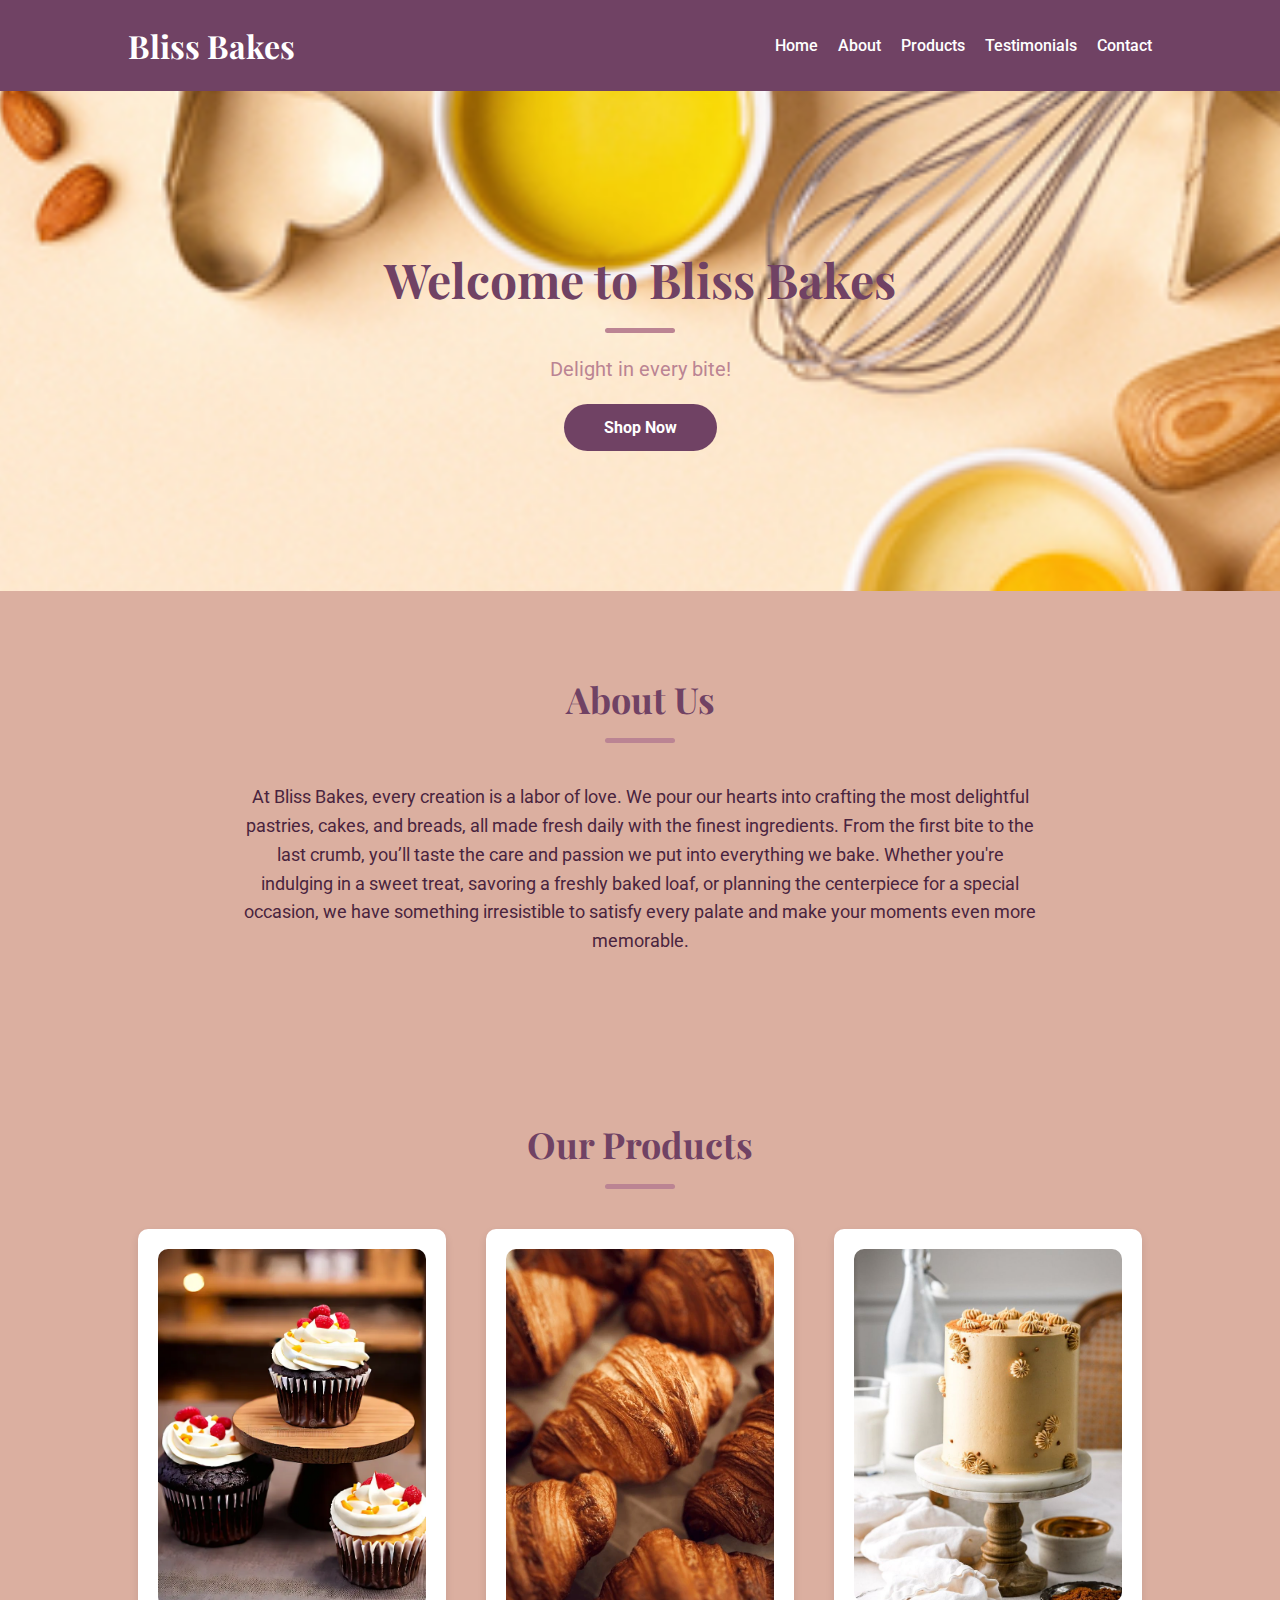
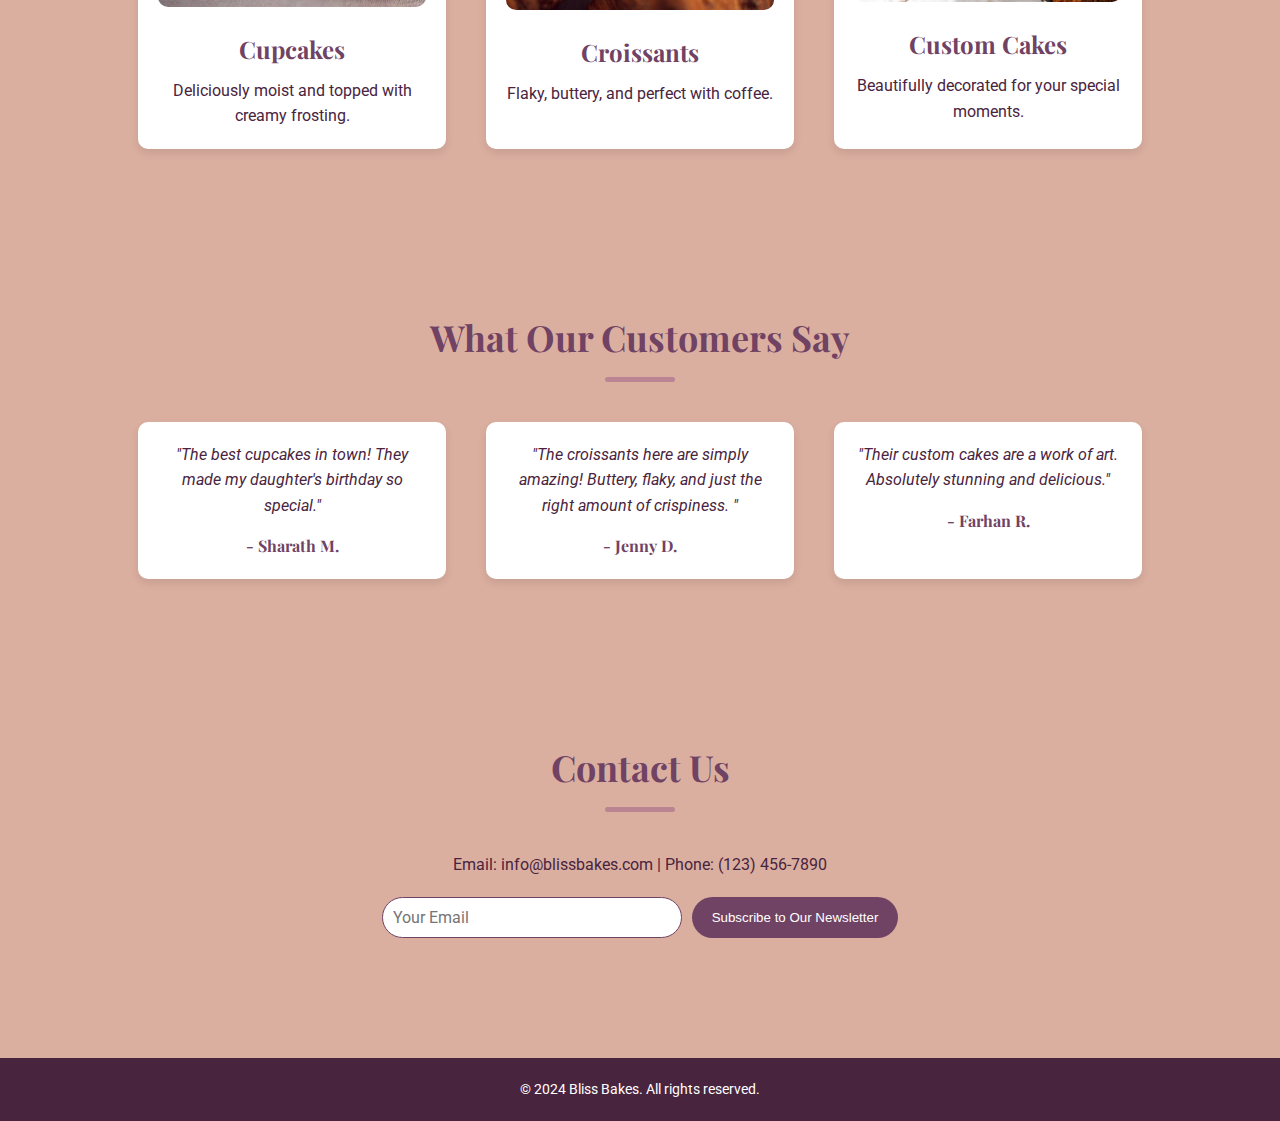
<file: Task1/index.html>
<!DOCTYPE html>
<html lang="en">
<head>
    <meta charset="UTF-8">
    <meta name="viewport" content="width=device-width, initial-scale=1.0">
    <title>Bliss Bakes</title>
    <link rel="stylesheet" href="styles.css">
</head>
<body>
    <header>
        <div class="container">
            <h1>Bliss Bakes</h1>
            <nav>
                <ul>
                    <li><a href="#home">Home</a></li>
                    <li><a href="#about">About</a></li>
                    <li><a href="#products">Products</a></li>
                    <li><a href="#testimonials">Testimonials</a></li>
                    <li><a href="#contact">Contact</a></li>
                </ul>
            </nav>
        </div>
    </header>

    <section id="home" class="hero">
        <div class="container">
            <h2>Welcome to Bliss Bakes</h2>
            <p>Delight in every bite!</p>
            <a href="#products" class="btn">Shop Now</a>
        </div>
    </section>

    <section id="about" class="about">
        <div class="container">
            <h2>About Us</h2>
            <p>At Bliss Bakes, every creation is a labor of love. We pour our hearts into crafting the most delightful pastries, cakes, and breads, all made fresh daily with the finest ingredients. From the first bite to the last crumb, you’ll taste the care and passion we put into everything we bake. Whether you're indulging in a sweet treat, savoring a freshly baked loaf, or planning the centerpiece for a special occasion, we have something irresistible to satisfy every palate and make your moments even more memorable.</p>
        </div>
    </section>

    <section id="products" class="products">
        <div class="container">
            <h2>Our Products</h2>
            <div class="product-list">
                <div class="product-item">
                    <img src="cupcake2.png" alt="Cupcake">
                    <h3>Cupcakes</h3>
                    <p>Deliciously moist and topped with creamy frosting.</p>
                </div>
                <div class="product-item">
                    <img src="cross2.png" alt="Croissant">
                    <h3>Croissants</h3>
                    <p>Flaky, buttery, and perfect with coffee.</p>
                </div>
                <div class="product-item">
                    <img src="cake41.png" alt="Cake">
                    <h3>Custom Cakes</h3>
                    <p>Beautifully decorated for your special moments.</p>
                </div>
            </div>
        </div>
    </section>

    <section id="testimonials" class="testimonials">
        <div class="container">
            <h2>What Our Customers Say</h2>
            <div class="testimonial-list">
                <div class="testimonial-item">
                    <p>"The best cupcakes in town! They made my daughter's birthday so special."</p>
                    <h4>- Sharath M.</h4>
                </div>
                <div class="testimonial-item">
                    <p>"The croissants here are simply amazing! Buttery, flaky, and just the right amount of crispiness.    "</p>
                    <h4>- Jenny D.</h4>
                </div>
                <div class="testimonial-item">
                    <p>"Their custom cakes are a work of art. Absolutely stunning and delicious."</p>
                    <h4>- Farhan R.</h4>
                </div>
            </div>
        </div>
    </section>

    <section id="contact" class="contact">
        <div class="container">
            <h2>Contact Us</h2>
            <center>
                <p>Email: info@blissbakes.com | Phone: (123) 456-7890</p>
            </center>
            
            <form>
                <input type="email" placeholder="Your Email">
                <button type="submit">Subscribe to Our Newsletter</button>
            </form>
        </div>
    </section>

    <footer>
        <div class="container">
            <p>&copy; 2024 Bliss Bakes. All rights reserved.</p>
        </div>
    </footer>
</body>
</html>
</file>
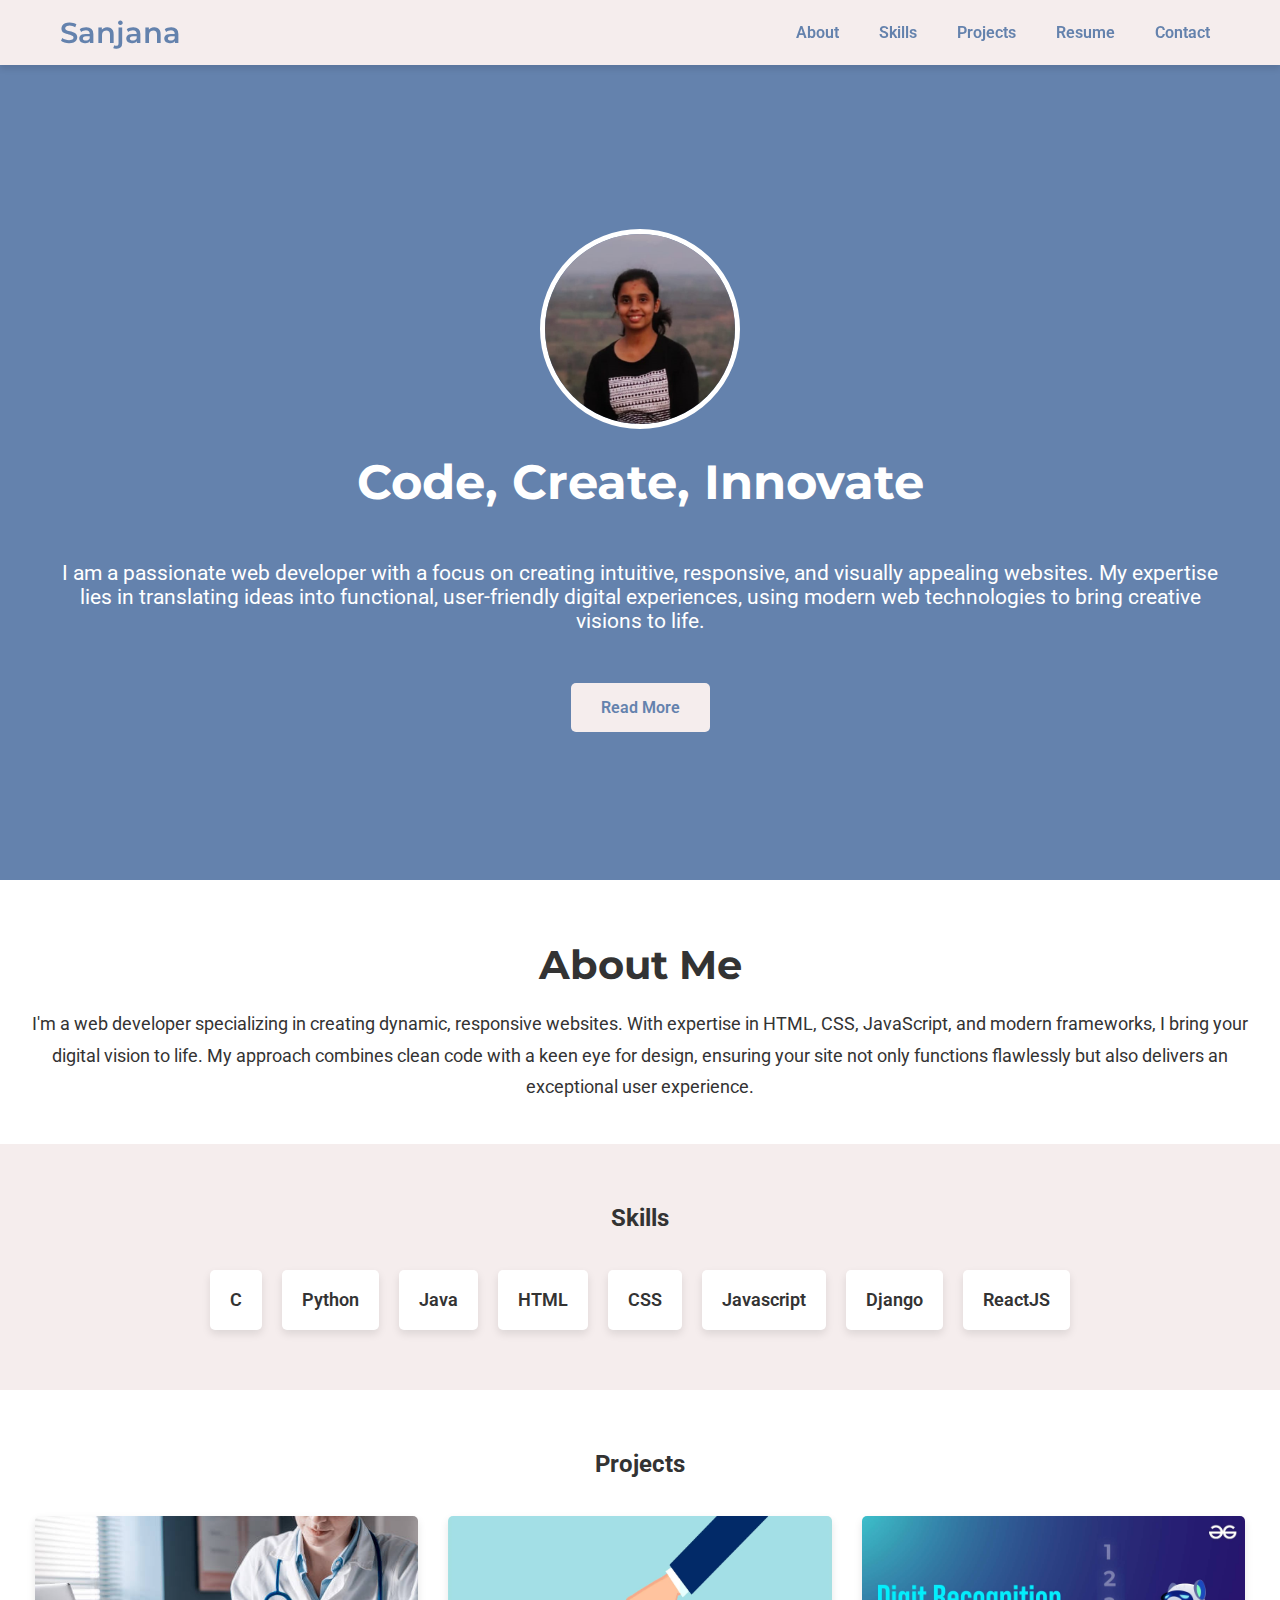
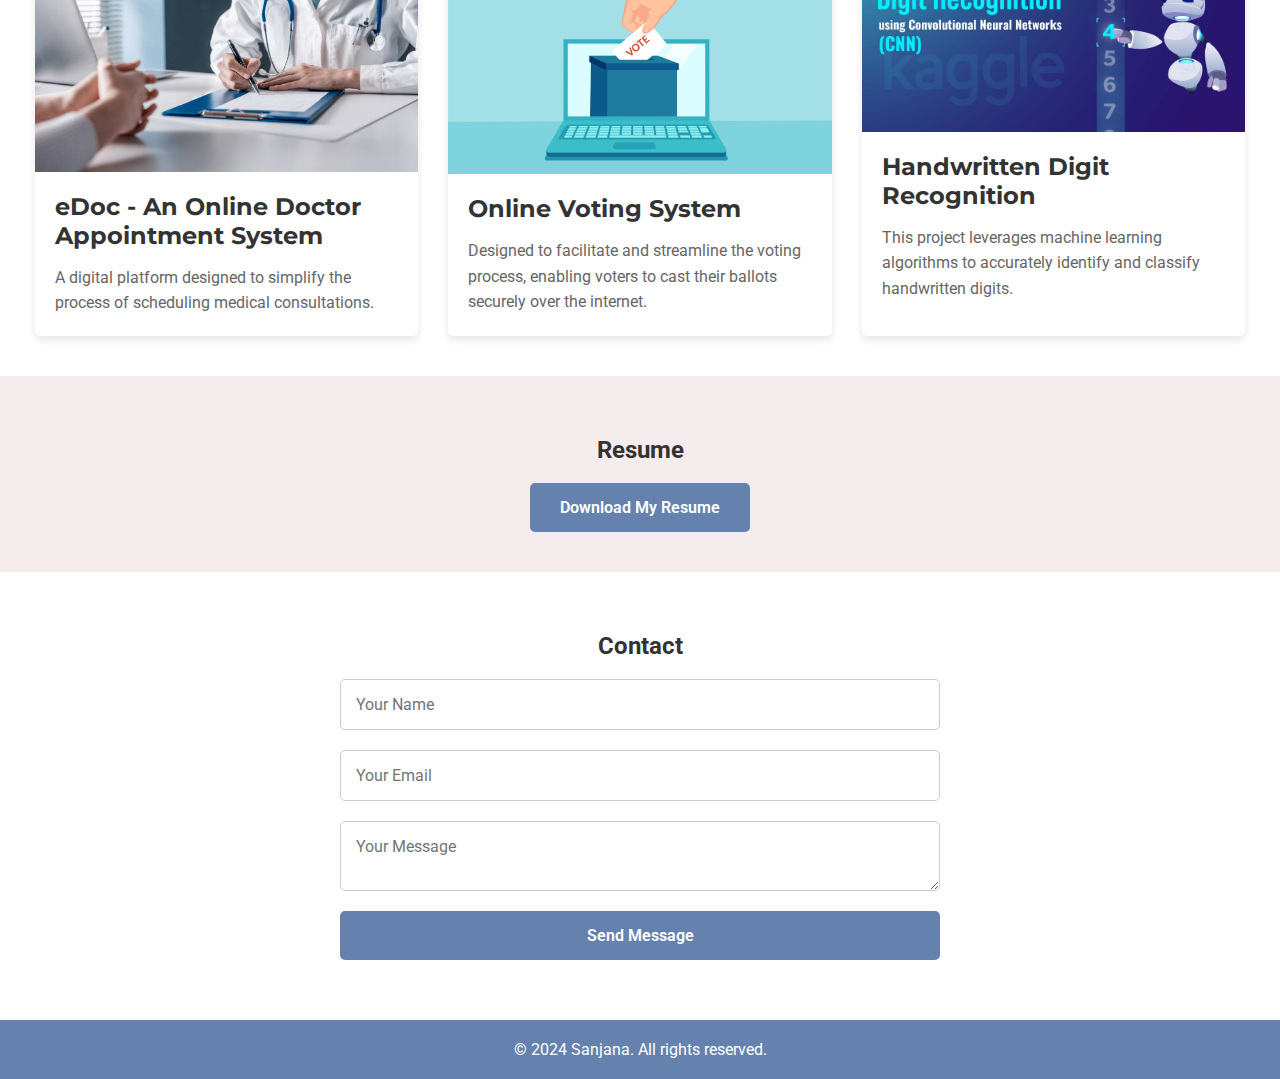
<file: Task2/index.html>
<!DOCTYPE html>
<html lang="en">
<head>
    <meta charset="UTF-8">
    <meta name="viewport" content="width=device-width, initial-scale=1.0">
    <title>Professional Portfolio</title>
    <link rel="stylesheet" href="styles.css">
    <link href="https://fonts.googleapis.com/css2?family=Roboto:wght@300;400;600&family=Montserrat:wght@400;600&display=swap" rel="stylesheet">
</head>
<body>
    <header class="header">
        <nav class="navbar">
            <div class="container">
                <h1 class="logo">Sanjana</h1>
                <ul class="nav-links">
                    <li><a href="#about">About</a></li>
                    <li><a href="#skills">Skills</a></li>
                    <li><a href="#projects">Projects</a></li>
                    <li><a href="#resume">Resume</a></li>
                    <li><a href="#contact">Contact</a></li>
                </ul>
            </div>
        </nav>
        <div class="header-content">
            <div class="header-photo">
                <img src="photo2.jpg" alt="Your Name">
            </div>
            <div class="header-text">
                <h2>Code, Create, Innovate</h2>
                <p>I am a passionate web developer with a focus on creating intuitive, responsive, and visually appealing websites. My expertise lies in translating ideas into functional, user-friendly digital experiences, using modern web technologies to bring creative visions to life.</p>
                <a href="#about" class="header-btn">Read More</a>
            </div>
        </div>
    </header>

    <section id="about" class="about section">
        <div class="container">
            <div class="about-text">
                <h2>About Me</h2>
                <p>I'm a web developer specializing in creating dynamic, responsive websites. With expertise in HTML, CSS, JavaScript, and modern frameworks, I bring your digital vision to life. My approach combines clean code with a keen eye for design, ensuring your site not only functions flawlessly but also delivers an exceptional user experience.</p>
            </div>
        </div>
    </section>


    <section id="skills" class="skills section">
        <div class="container">
            <center><h2>Skills</h2></center><br><br>
            <div class="skills-list">
                <div class="skill-item">C</div>
                <div class="skill-item">Python</div>
                <div class="skill-item">Java</div>
                <div class="skill-item">HTML</div>
                <div class="skill-item">CSS</div>
                <div class="skill-item">Javascript</div>
                <div class="skill-item">Django</div>
                <div class="skill-item">ReactJS</div>
            </div>
        </div>
    </section>

    <section id="projects" class="projects section">
        <div class="container">
            <center><h2>Projects</h2></center> <br><br>
            <div class="projects-list">
                <div class="project-item">
                    <img src="edoc.png " alt="Project 1">
                    <div class="project-info">
                        <h3>eDoc - An Online Doctor Appointment System</h3>
                        <p>A digital platform designed to simplify the process of scheduling medical consultations.
                        </p>
                    </div>
                </div>
                <div class="project-item">
                    <img src="vote.png" alt="Project 2">
                    <div class="project-info">
                        <h3>Online Voting System</h3>
                        <p>Designed to facilitate and streamline the voting process, enabling voters to cast their ballots securely over the internet.
                        </p>
                    </div>
                </div>
                <div class="project-item">
                    <img src="digit.png" alt="Project 3">
                    <div class="project-info">
                        <h3>Handwritten Digit Recognition</h3>
                        <p>This project leverages machine learning algorithms to accurately identify and classify handwritten digits.
                        </p>
                    </div>
                </div>
            </div>
        </div>
    </section>

    <section id="resume" class="resume section">
        <div class="container">
            <center><h2>Resume</h2></center><br>
            <a href="Sanjana_Resume.pdf" class="button" download>Download My Resume</a>
        </div>
    </section>

    <section id="contact" class="contact section">
        <div class="container">
            <center><h2>Contact</h2></center><br>
            <form class="contact-form">
                <input type="text" name="name" placeholder="Your Name" required>
                <input type="email" name="email" placeholder="Your Email" required>
                <textarea name="message" placeholder="Your Message" required></textarea>
                <button type="submit" class="button">Send Message</button>
            </form>
        </div>
    </section>

    <footer class="footer">
        <div class="container">
            <p>&copy; 2024 Sanjana. All rights reserved.</p>
        </div>
    </footer>
</body>
</html>
</file>
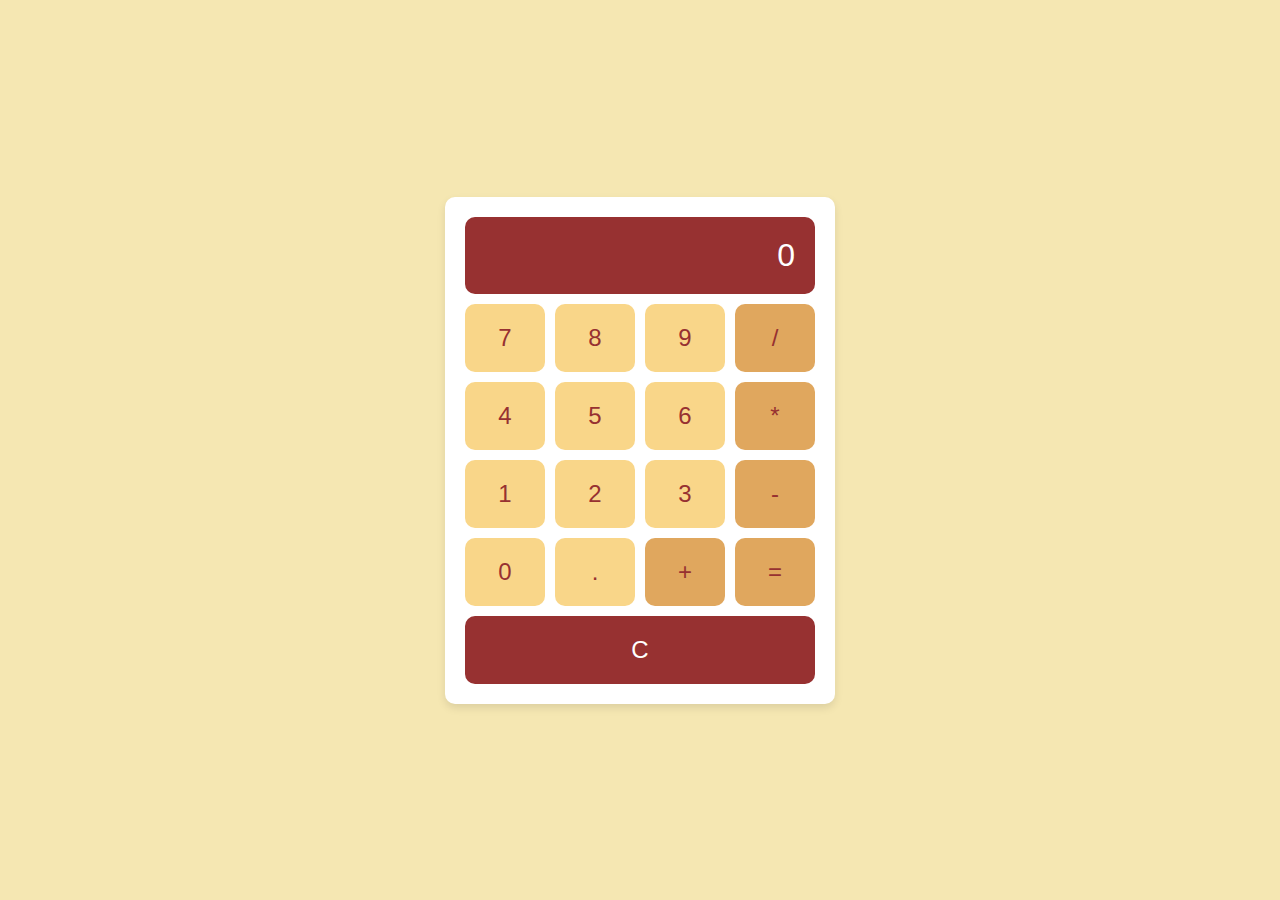
<file: Task3/index.html>
<!DOCTYPE html>
<html lang="en">
<head>
    <meta charset="UTF-8">
    <meta name="viewport" content="width=device-width, initial-scale=1.0">
    <title>Simple Calculator</title>
    <link rel="stylesheet" href="styles.css">
</head>
<body>
    <div class="calculator">
        <div id="display">0</div>
        <div class="buttons">
            <button class="btn" data-value="7">7</button>
            <button class="btn" data-value="8">8</button>
            <button class="btn" data-value="9">9</button>
            <button class="btn operator" data-value="/">/</button>

            <button class="btn" data-value="4">4</button>
            <button class="btn" data-value="5">5</button>
            <button class="btn" data-value="6">6</button>
            <button class="btn operator" data-value="*">*</button>

            <button class="btn" data-value="1">1</button>
            <button class="btn" data-value="2">2</button>
            <button class="btn" data-value="3">3</button>
            <button class="btn operator" data-value="-">-</button>

            <button class="btn" data-value="0">0</button>
            <button class="btn" data-value=".">.</button>
            <button class="btn operator" data-value="+">+</button>
            <button class="btn operator" id="equal" data-value="=">=</button>

            <button class="btn" id="clear" data-value="C">C</button>
        </div>
    </div>
    <script src="script.js"></script>
</body>
</html>
</file>
<file: Task1/styles.css>
@import url('https://fonts.googleapis.com/css2?family=Playfair+Display:wght@400;700&family=Roboto:wght@400;500&display=swap');

* {
    margin: 0;
    padding: 0;
    box-sizing: border-box;
}

body {
    font-family: 'Roboto', sans-serif;
    color: #49243E; /* Dark Burgundy */
    line-height: 1.6;
    background-color: #DBAFA0; /* Warm Beige */
}

header {
    background-color: #704264; /* Muted Purple */
    color: #fff;
    padding: 20px 0;
    box-shadow: 0 2px 5px rgba(0, 0, 0, 0.1);
}

header .container {
    display: flex;
    justify-content: space-between;
    align-items: center;
}

header h1 {
    font-size: 32px;
    font-family: 'Playfair Display', serif;
    font-weight: 700;
}

header nav ul {
    list-style: none;
    display: flex;
    gap: 20px;
}

header nav ul li a {
    color: #fff;
    text-decoration: none;
    font-weight: 500;
    transition: color 0.3s ease;
}

header nav ul li a:hover {
    color: #BB8493; /* Soft Rose */
}

.hero {
    background: url('baker2.png') no-repeat center center/cover;
    color: #fff;
    padding: 150px 0;
    text-align: center;
    background-attachment: fixed;
}

.hero h2 {
    font-size: 48px;
    font-family: 'Playfair Display', serif;
    margin-bottom: 20px;
    color: #704264; /* Soft Rose */
}

.hero p {
    font-size: 20px;
    font-family: 'Roboto', sans-serif;
    margin-bottom: 30px;
    color: #BB8493;
}

.hero .btn {
    padding: 14px 40px;
    background-color: #704264; /* Muted Purple */
    color: #fff;
    font-weight: bold;
    text-decoration: none;
    border-radius: 50px;
    transition: background-color 0.3s ease;
}

.hero .btn:hover {
    background-color: #BB8493; /* Soft Rose */
}

section {
    padding: 80px 0;
}

section h2 {
    text-align: center;
    margin-bottom: 40px;
    font-size: 36px;
    font-family: 'Playfair Display', serif;
    color: #704264; /* Muted Purple */
    position: relative;
}

section h2::after {
    content: '';
    width: 70px;
    height: 5px;
    background-color: #BB8493; /* Soft Rose */
    display: block;
    margin: 10px auto 0;
    border-radius: 5px;
}

.about p {
    text-align: center;
    max-width: 800px;
    margin: 0 auto;
    font-size: 18px;
    font-family: 'Roboto', sans-serif;
    color: #49243E; /* Dark Burgundy */
}

.product-list {
    display: flex;
    justify-content: space-around;
    flex-wrap: wrap;
    gap: 20px;
}

.product-item {
    background-color: #fff;
    padding: 20px;
    text-align: center;
    border-radius: 10px;
    box-shadow: 0 4px 8px rgba(0, 0, 0, 0.1);
    transition: transform 0.3s ease, box-shadow 0.3s ease;
    width: 30%;
}

.product-item img {
    max-width: 100%;
    border-radius: 10px;
    margin-bottom: 15px;
}

.product-item h3 {
    font-size: 24px;
    margin-bottom: 10px;
    font-family: 'Playfair Display', serif;
    color: #704264; /* Muted Purple */
}

.product-item p {
    font-size: 16px;
    font-family: 'Roboto', sans-serif;
    color: #49243E; /* Dark Burgundy */
}

.product-item:hover {
    transform: translateY(-10px);
    box-shadow: 0 8px 16px rgba(0, 0, 0, 0.2);
}

.testimonial-list {
    display: flex;
    justify-content: space-around;
    flex-wrap: wrap;
    gap: 20px;
}

.testimonial-item {
    background-color: #fff;
    padding: 20px;
    text-align: center;
    border-radius: 10px;
    box-shadow: 0 4px 8px rgba(0, 0, 0, 0.1);
    transition: transform 0.3s ease, box-shadow 0.3s ease;
    width: 30%;
}

.testimonial-item p {
    font-style: italic;
    font-family: 'Roboto', sans-serif;
    color: #49243E; /* Dark Burgundy */
}

.testimonial-item h4 {
    margin-top: 15px;
    font-family: 'Playfair Display', serif;
    color: #704264; /* Muted Purple */
}

.testimonial-item:hover {
    transform: translateY(-10px);
    box-shadow: 0 8px 16px rgba(0, 0, 0, 0.2);
}

.contact form {
    display: flex;
    justify-content: center;
    gap: 10px;
    margin-top: 20px;
}

.contact form input[type="email"] {
    padding: 10px;
    font-size: 16px;
    font-family: 'Roboto', sans-serif;
    border-radius: 50px;
    border: 1px solid #704264; /* Muted Purple */
    width: 300px;
}

.contact form button {
    padding: 10px 20px;
    background-color: #704264; /* Muted Purple */
    color: #fff;
    border: none;
    border-radius: 50px;
    cursor: pointer;
    transition: background-color 0.3s ease;
}

.contact form button:hover {
    background-color: #BB8493; /* Soft Rose */
}

footer {
    background-color: #49243E; /* Dark Burgundy */
    color: #fff;
    text-align: center;
    padding: 20px 0;
    margin-top: 40px;
}

footer p {
    margin: 0;
    font-size: 14px;
}

.container {
    width: 80%;
    max-width: 1200px;
    margin: 0 auto;
}
</file>
<file: Task3/styles.css>
body {
    display: flex;
    justify-content: center;
    align-items: center;
    height: 100vh;
    background-color: #F5E7B2; /* Light Beige */
    font-family: Arial, sans-serif;
    margin: 0;
}

.calculator {
    background-color: #ffffff; /* White */
    padding: 20px;
    border-radius: 10px;
    box-shadow: 0 4px 8px rgba(0, 0, 0, 0.1);
    width: 350px;
}

#display {
    background-color: #973131; /* Dark Red */
    color: #ffffff; /* White */
    font-size: 2rem;
    text-align: right;
    padding: 20px;
    border-radius: 10px;
    margin-bottom: 10px;
}

.buttons {
    display: grid;
    grid-template-columns: repeat(4, 1fr);
    gap: 10px;
}

.btn {
    padding: 20px;
    font-size: 1.5rem;
    border-radius: 10px;
    border: none;
    background-color: #F9D689; /* Soft Yellow */
    color: #973131; /* Dark Red */
    cursor: pointer;
    transition: background-color 0.3s;
}

.btn:active {
    background-color: #F5E7B2; /* Light Beige */
}

.operator {
    background-color: #E0A75E; /* Warm Tan */
    color: #973131; /* Dark Red */
}

#clear {
    grid-column: span 4;
    background-color: #973131; /* Deep Red */
    color: #ffffff; /* White */
}

#equal {
    background-color: #E0A75E; /* Warm Tan */
    color: #973131; /* Dark Red */
}
</file>
<file: Task2/styles.css>
/* General Reset */
* {
    margin: 0;
    padding: 0;
    box-sizing: border-box;
}

body {
    font-family: 'Roboto', sans-serif;
    color: #333;
    background-color: #f4f4f4;
}

/* Navbar Styles */
.navbar {
    background: #F5EDED;
    padding: 15px 0;
    box-shadow: 0 4px 6px rgba(0, 0, 0, 0.1);
    position: fixed;
    top: 0;
    width: 100%;
    z-index: 1000;
}

.navbar .container {
    display: flex;
    justify-content: space-between;
    align-items: center;
    max-width: 1200px;
    margin: 0 auto;
    padding: 0 20px;
}

.logo {
    font-family: 'Montserrat', sans-serif;
    font-size: 1.8rem;
    font-weight: 600;
    color: #6482AD;
}

.nav-links {
    list-style: none;
    display: flex;
    gap: 20px;
}

.nav-links a {
    font-family: 'Roboto', sans-serif;
    color: #6482AD;
    text-decoration: none;
    font-weight: 600;
    padding: 10px;
    transition: color 0.3s;
}

.nav-links a:hover {
    color: #7FA1C3;
}

/* Header Styles */
.header {
    height: 100vh;
    background: #6482AD; /* Dark background color */
    display: flex;
    justify-content: center;
    align-items: center;
    text-align: center;
    padding-top: 80px; /* Adjust padding to account for fixed navbar */
    color: #ffffff;
}

.header-content {
    display: flex;
    flex-direction: column;
    align-items: center;
    text-align: center;
}

.header-photo img {
    width: 200px; /* Increased size */
    height: 200px; /* Increased size */
    border-radius: 50%;
    object-fit: cover;
    border: 5px solid #ffffff;
    margin-bottom: 20px;
}

.header-text h2 {
    font-family: 'Montserrat', sans-serif;
    font-size: 3rem; /* Adjusted size for better prominence */
    margin-bottom: 20px;
}

.header-text p {
    font-family: 'Roboto', sans-serif;
    font-size: 1.3rem; /* Adjusted size */

    margin: 50px;
}

.header-btn {
    display: inline-block;
    background: #F5EDED;
    color: #6482AD;
    padding: 15px 30px;
    border-radius: 5px;
    font-family: 'Roboto', sans-serif;
    font-weight: 600;
    text-decoration: none;
    transition: background 0.3s;
    margin-bottom: 20px;

}

.header-btn:hover {
    background: #7FA1C3;
    color: #F5EDED;
}

/* Section Styles */
.section {
    padding: 60px 20px;
    background: #ffffff;
    margin-top: -20px;
    position: relative;
    z-index: 1;
}

.section:nth-of-type(even) {
    background: #F5EDED;
}

/* About Section Styles */
.about-text {
    text-align: center;
}

.about-text h2 {
    font-family: 'Montserrat', sans-serif;
    font-size: 2.5rem;
    margin-bottom: 20px;
}

.about-text p {
    font-family: 'Roboto', sans-serif;
    font-size: 1.1rem;
    line-height: 1.8;
}

/* Skills Section Styles */
.skills-section h2{
    font-family: 'Montserrat', sans-serif;
    font-size: 2.5rem;
    margin-bottom: 20px;
}
.skills-list {
    font-family: 'Montserrat', sans-serif;

    display: flex;
    flex-wrap: wrap;
    gap: 20px;
    justify-content: center;
    font-size: 2.5rem;
    margin-bottom: 20px;
}

.skill-item {
    background: #ffffff;
    padding: 20px;
    border-radius: 5px;
    box-shadow: 0 4px 8px rgba(0, 0, 0, 0.1);
    font-family: 'Roboto', sans-serif;
    font-size: 1.1rem;
    font-weight: 600;
    text-align: center;
    transition: transform 0.3s;
}

.skill-item:hover {
    transform: translateY(-10px);
}

/* Projects Section Styles */
.projects-list {
    display: flex;
    flex-wrap: wrap;
    gap: 30px;
    justify-content: center;
}

.project-item {
    background: #ffffff;
    border-radius: 5px;
    box-shadow: 0 4px 8px rgba(0, 0, 0, 0.1);
    overflow: hidden;
    transition: transform 0.3s;
    width: calc(33.333% - 30px);
    min-width: 300px;
}

.project-item img {
    width: 100%;
    display: block;
}

.project-info {
    padding: 20px;
}

.project-info h3 {
    font-family: 'Montserrat', sans-serif;
    font-size: 1.5rem;
    margin-bottom: 15px;
}

.project-info p {
    font-family: 'Roboto', sans-serif;
    font-size: 1rem;
    line-height: 1.6;
    color: #666;
}

.project-item:hover {
    transform: translateY(-10px);
}

/* Resume Section Styles */
.resume {
    text-align: center;
}

.resume .button {
    display: inline-block;
    background: #6482AD;
    color: white;
    padding: 15px 30px;
    border-radius: 5px;
    font-family: 'Roboto', sans-serif;
    font-weight: 600;
    text-decoration: none;
    transition: background 0.3s;
}

.resume .button:hover {
    background: #7FA1C3;
}

/* Contact Section Styles */
.contact-form {
    display: flex;
    flex-direction: column;
    gap: 20px;
    max-width: 600px;
    margin: 0 auto;
}

.contact-form input, .contact-form textarea {
    padding: 15px;
    border-radius: 5px;
    border: 1px solid #ccc;
    font-family: 'Roboto', sans-serif;
    font-size: 1rem;
    outline: none;
    transition: border-color 0.3s;
}

.contact-form input:focus, .contact-form textarea:focus {
    border-color: #007bff;
}

.contact-form button {
    padding: 15px;
    background: #6482AD;
    color: white;
    border: none;
    border-radius: 5px;
    font-family: 'Roboto', sans-serif;
    font-size: 1rem;
    font-weight: 600;
    cursor: pointer;
    transition: background 0.3s;
}

.contact-form button:hover {
    background: #7FA1C3;
}

/* Footer Styles */
.footer {
    background: #6482AD;
    color: white;
    text-align: center;
    padding: 20px;
}

.footer p {
    margin: 0;
    font-family: 'Roboto', sans-serif;
    font-size: 1rem;
}

/* Media Queries */
@media (max-width: 768px) {
    .about-text {
        text-align: center;
    }

    .projects-list {
        flex-direction: column;
        align-items: center;
    }

    .project-item {
        width: 100%;
    }
}
</file>
